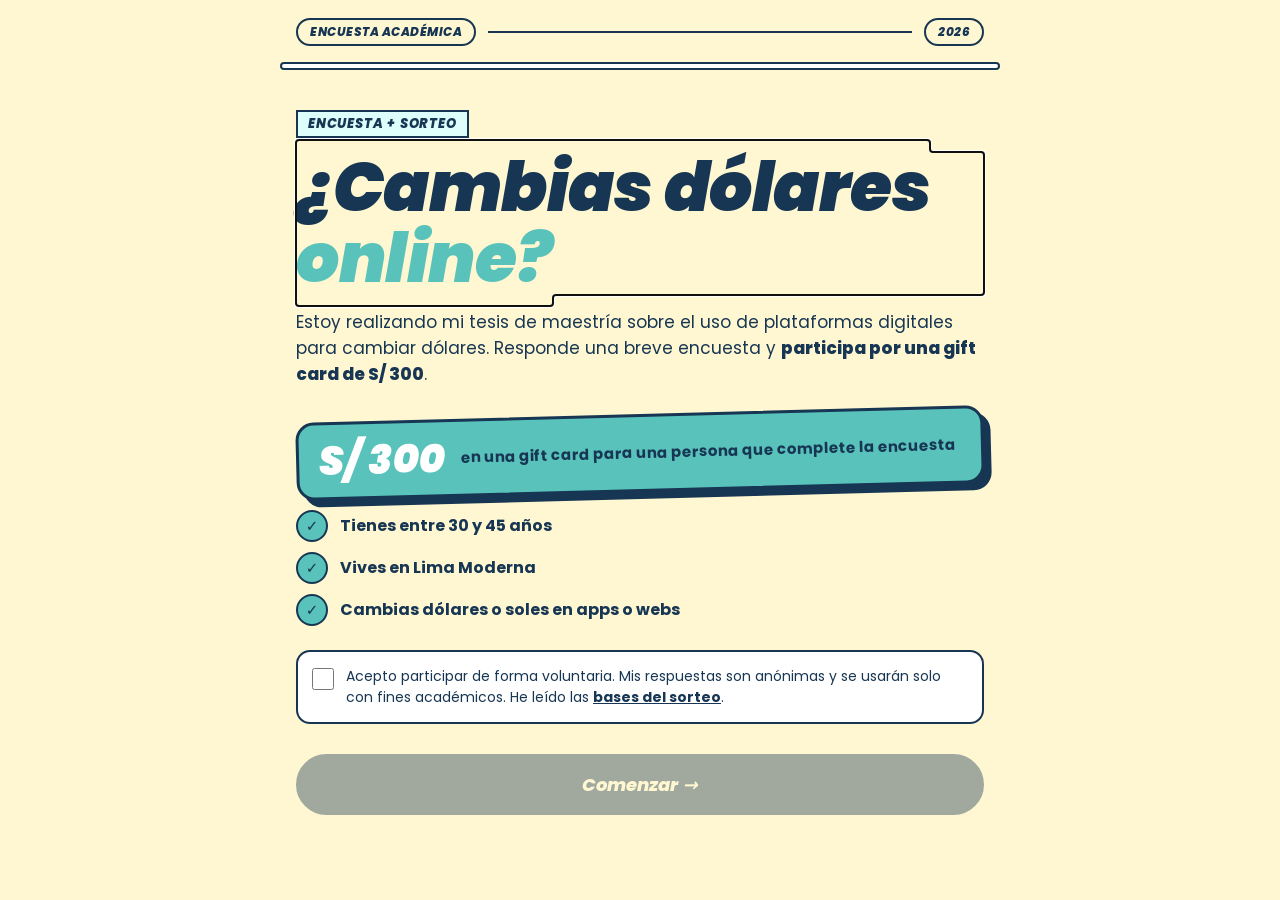
<file: index.html>
<!doctype html>
<html lang="es">
<head>
  <meta charset="utf-8">
  <meta name="viewport" content="width=device-width, initial-scale=1, viewport-fit=cover">
  <title>Encuesta: cambio de dólares online</title>
  <meta name="description" content="Encuesta académica sobre el uso de plataformas online para cambiar dólares. Participa por una gift card de S/ 300.">
  <meta property="og:title" content="¿Cambias dólares online? Responde y participa por una gift card de S/ 300">
  <meta property="og:description" content="Encuesta académica para una tesis de maestría sobre millennials de Lima Moderna.">
  <meta name="theme-color" content="#173653">
  <link rel="icon" href="favicon.svg" type="image/svg+xml">
  <link rel="preconnect" href="https://fonts.googleapis.com">
  <link rel="preconnect" href="https://fonts.gstatic.com" crossorigin>
  <link href="https://fonts.googleapis.com/css2?family=Poppins:ital,wght@0,500;0,600;0,700;0,800;1,800;1,900&display=swap" rel="stylesheet">
  <link rel="stylesheet" href="styles.css">
</head>
<body>
  <header class="topbar">
    <span class="pill">ENCUESTA ACADÉMICA</span>
    <span class="line"></span>
    <span class="pill">2026</span>
  </header>

  <div class="progress" aria-hidden="true"><div class="progress-bar" id="progress"></div></div>

  <main id="app" aria-live="polite"></main>

  <noscript><p class="noscript">Para responder la encuesta necesitas activar JavaScript en tu navegador.</p></noscript>

  <script src="config.js"></script>
  <script src="app.js"></script>
</body>
</html>
</file>
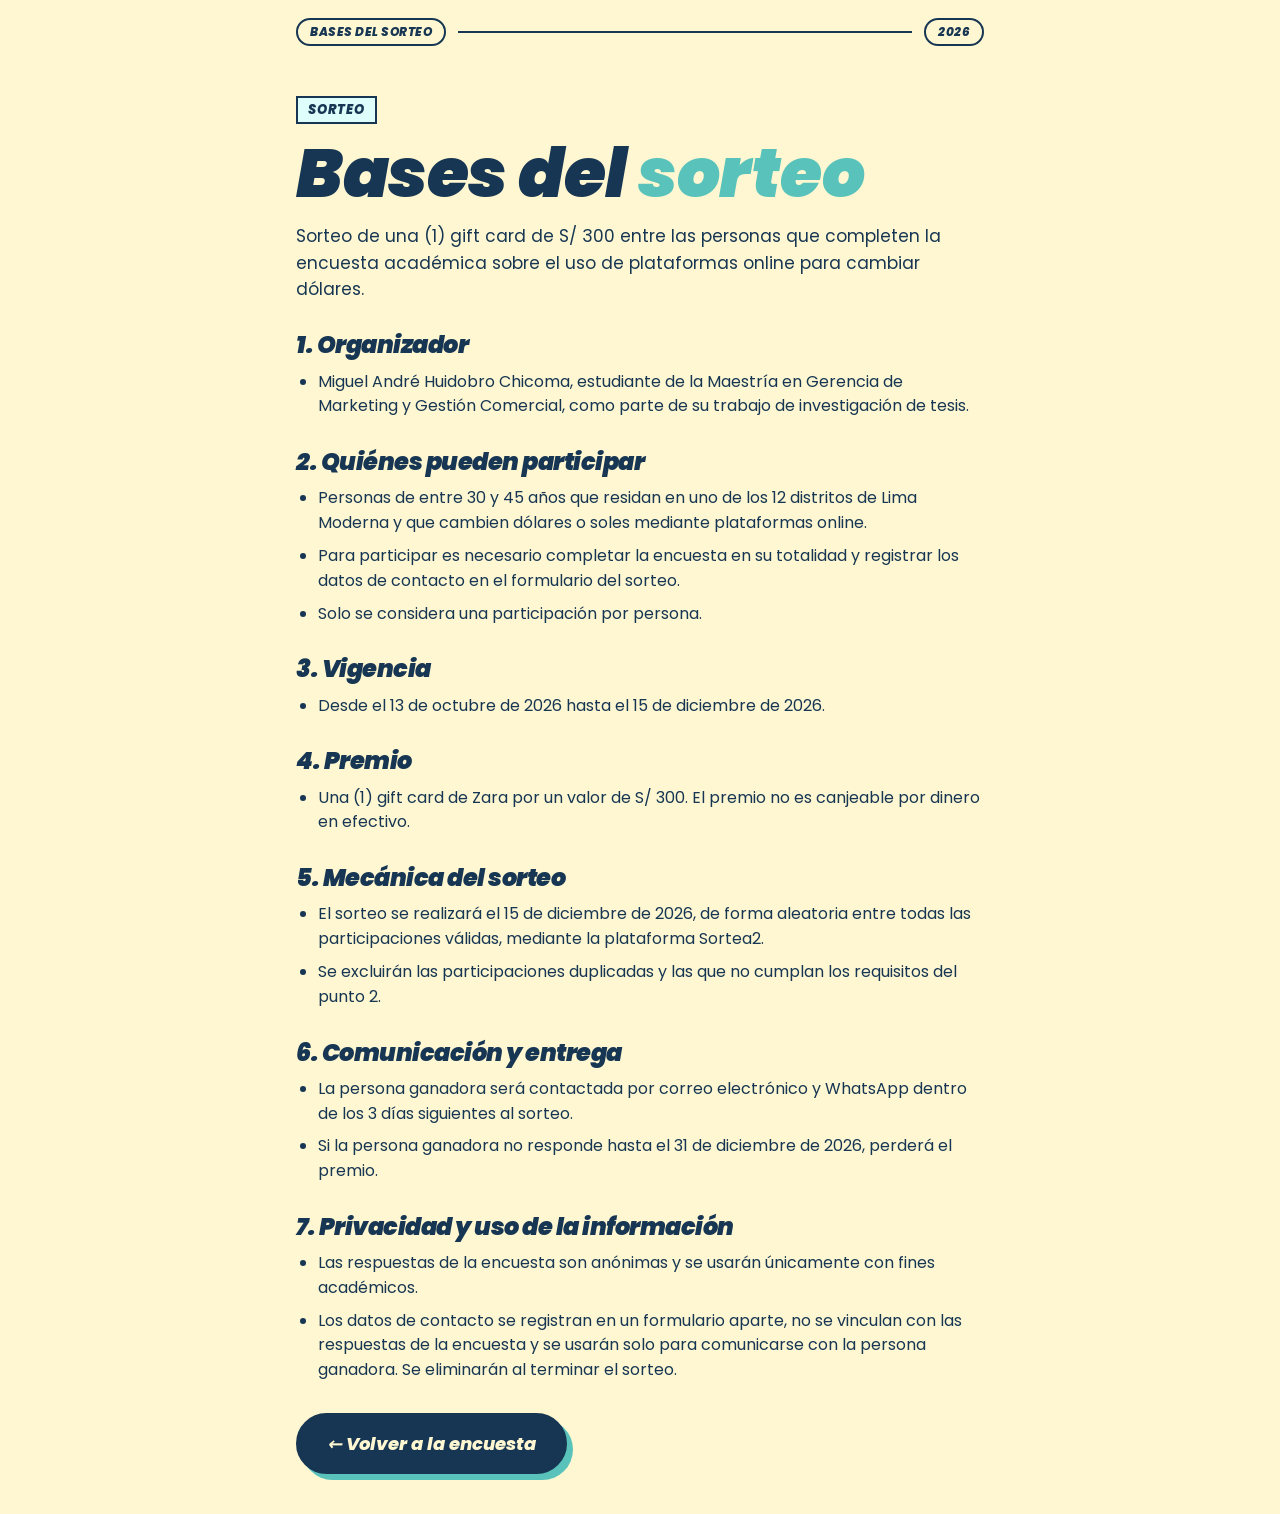
<file: bases.html>
<!doctype html>
<html lang="es">
<head>
  <meta charset="utf-8">
  <meta name="viewport" content="width=device-width, initial-scale=1">
  <title>Bases del sorteo</title>
  <meta name="theme-color" content="#173653">
  <link rel="icon" href="favicon.svg" type="image/svg+xml">
  <link rel="preconnect" href="https://fonts.googleapis.com">
  <link rel="preconnect" href="https://fonts.gstatic.com" crossorigin>
  <link href="https://fonts.googleapis.com/css2?family=Poppins:ital,wght@0,500;0,600;0,700;0,800;1,800;1,900&display=swap" rel="stylesheet">
  <link rel="stylesheet" href="styles.css">
</head>
<body>
  <header class="topbar">
    <span class="pill">BASES DEL SORTEO</span>
    <span class="line"></span>
    <span class="pill">2026</span>
  </header>

  <main class="doc">
    <span class="tag">SORTEO</span>
    <h1>Bases del <span class="accent">sorteo</span></h1>
    <p>Sorteo de una (1) gift card de S/ 300 entre las personas que completen la encuesta académica sobre el uso de plataformas online para cambiar dólares.</p>

    <h2>1. Organizador</h2>
    <ul>
      <li>Miguel André Huidobro Chicoma, estudiante de la Maestría en Gerencia de Marketing y Gestión Comercial, como parte de su trabajo de investigación de tesis.</li>
    </ul>

    <h2>2. Quiénes pueden participar</h2>
    <ul>
      <li>Personas de entre 30 y 45 años que residan en uno de los 12 distritos de Lima Moderna y que cambien dólares o soles mediante plataformas online.</li>
      <li>Para participar es necesario completar la encuesta en su totalidad y registrar los datos de contacto en el formulario del sorteo.</li>
      <li>Solo se considera una participación por persona.</li>
    </ul>

    <h2>3. Vigencia</h2>
    <ul>
      <li>Desde el 13 de octubre de 2026 hasta el 15 de diciembre de 2026.</li>
    </ul>

    <h2>4. Premio</h2>
    <ul>
      <li>Una (1) gift card de Zara por un valor de S/ 300. El premio no es canjeable por dinero en efectivo.</li>
    </ul>

    <h2>5. Mecánica del sorteo</h2>
    <ul>
      <li>El sorteo se realizará el 15 de diciembre de 2026, de forma aleatoria entre todas las participaciones válidas, mediante la plataforma Sortea2.</li>
      <li>Se excluirán las participaciones duplicadas y las que no cumplan los requisitos del punto 2.</li>
    </ul>

    <h2>6. Comunicación y entrega</h2>
    <ul>
      <li>La persona ganadora será contactada por correo electrónico y WhatsApp dentro de los 3 días siguientes al sorteo.</li>
      <li>Si la persona ganadora no responde hasta el 31 de diciembre de 2026, perderá el premio.</li>
    </ul>

    <h2>7. Privacidad y uso de la información</h2>
    <ul>
      <li>Las respuestas de la encuesta son anónimas y se usarán únicamente con fines académicos.</li>
      <li>Los datos de contacto se registran en un formulario aparte, no se vinculan con las respuestas de la encuesta y se usarán solo para comunicarse con la persona ganadora. Se eliminarán al terminar el sorteo.</li>
    </ul>

    <div class="actions">
      <a class="btn" href="/">← Volver a la encuesta</a>
    </div>
  </main>
</body>
</html>
</file>
<file: styles.css>
:root {
  --cream: #FEF7D1;
  --teal: #59C3BB;
  --teal-dark: #3FA79F;
  --mint: #DDFEFA;
  --navy: #173653;
  --radius: 18px;
}

* { box-sizing: border-box; margin: 0; padding: 0; }

html, body {
  min-height: 100%;
  background: var(--cream);
  color: var(--navy);
  font-family: 'Poppins', system-ui, -apple-system, sans-serif;
  -webkit-font-smoothing: antialiased;
}

body {
  display: flex;
  flex-direction: column;
  min-height: 100vh;
  min-height: 100dvh;
}

/* ---------- barra superior ---------- */
.topbar {
  display: flex;
  align-items: center;
  gap: 12px;
  padding: 18px 16px 10px;
  max-width: 720px;
  width: 100%;
  margin: 0 auto;
}
.pill {
  border: 2px solid var(--navy);
  border-radius: 999px;
  padding: 3px 12px;
  font-weight: 800;
  font-style: italic;
  font-size: 12px;
  letter-spacing: .5px;
  white-space: nowrap;
}
.line { flex: 1; height: 2px; background: var(--navy); }

.progress {
  max-width: 720px;
  width: calc(100% - 32px);
  margin: 6px auto 0;
  height: 8px;
  border: 2px solid var(--navy);
  border-radius: 999px;
  overflow: hidden;
  background: #fff;
}
.progress-bar {
  height: 100%;
  width: 0;
  background: var(--teal);
  transition: width .35s ease;
}

/* ---------- contenido ---------- */
main {
  flex: 1;
  width: 100%;
  max-width: 720px;
  margin: 0 auto;
  padding: 28px 16px 40px;
}

.screen { animation: enter .3s ease both; }
@keyframes enter {
  from { opacity: 0; transform: translateY(12px); }
  to { opacity: 1; transform: none; }
}

.tag {
  display: inline-block;
  background: var(--mint);
  border: 2px solid var(--navy);
  padding: 2px 10px;
  font-weight: 800;
  font-style: italic;
  font-size: 13px;
  letter-spacing: .8px;
}

h1, h2 {
  font-weight: 900;
  font-style: italic;
  letter-spacing: -.5px;
  line-height: 1.05;
}
h1 { font-size: clamp(40px, 11vw, 68px); margin-top: 14px; }
h2 { font-size: clamp(26px, 6.8vw, 38px); margin-top: 12px; }
.accent { color: var(--teal); }

p { font-size: 17px; line-height: 1.55; margin-top: 14px; }
p b { font-weight: 800; }
.muted { opacity: .75; font-size: 14px; }

.counter {
  font-weight: 800;
  font-style: italic;
  font-size: 14px;
  letter-spacing: .5px;
}

/* ---------- tarjeta de premio ---------- */
.prize {
  margin: 26px 0 8px;
  display: flex;
  align-items: center;
  gap: 16px;
  background: var(--teal);
  color: #fff;
  border: 3px solid var(--navy);
  border-radius: var(--radius);
  box-shadow: 7px 7px 0 var(--navy);
  padding: 16px 20px;
  transform: rotate(-1.5deg);
}
.prize strong {
  font-weight: 900;
  font-style: italic;
  font-size: 40px;
  line-height: 1;
  white-space: nowrap;
}
.prize span { font-weight: 700; font-size: 15px; line-height: 1.3; color: var(--navy); }

.requirements { list-style: none; margin-top: 18px; }
.requirements li {
  display: flex;
  align-items: center;
  gap: 12px;
  font-weight: 700;
  font-size: 16px;
  margin-top: 10px;
}
.requirements li::before {
  content: '✓';
  flex: none;
  width: 28px;
  height: 28px;
  border-radius: 50%;
  background: var(--teal);
  border: 2px solid var(--navy);
  display: grid;
  place-items: center;
  font-weight: 900;
  font-size: 15px;
}

/* ---------- consentimiento ---------- */
.consent {
  display: flex;
  gap: 12px;
  align-items: flex-start;
  margin-top: 24px;
  background: #fff;
  border: 2px solid var(--navy);
  border-radius: 14px;
  padding: 14px;
  font-size: 14px;
  line-height: 1.5;
  cursor: pointer;
}
.consent input {
  flex: none;
  width: 22px;
  height: 22px;
  margin-top: 2px;
  accent-color: var(--teal-dark);
}
a { color: var(--navy); font-weight: 700; }

/* ---------- opciones ---------- */
.options { display: grid; gap: 10px; margin-top: 22px; }
.options.cols-2 { grid-template-columns: 1fr 1fr; }
.options.cols-4 { grid-template-columns: repeat(4, 1fr); }

.opt {
  font: inherit;
  font-weight: 700;
  font-size: 16px;
  color: var(--navy);
  background: #fff;
  border: 2px solid var(--navy);
  border-radius: 14px;
  padding: 14px 12px;
  min-height: 52px;
  cursor: pointer;
  text-align: center;
  transition: transform .08s ease, background .15s ease;
}
.opt:hover { background: var(--mint); }
.opt:active { transform: scale(.97); }
.opt.selected { background: var(--teal); color: #fff; box-shadow: 4px 4px 0 var(--navy); }
.opt.wide { grid-column: 1 / -1; }
.opt:focus-visible, .btn:focus-visible { outline: 3px solid var(--teal-dark); outline-offset: 2px; }

.field-label { display: block; font-weight: 800; font-size: 15px; margin-top: 26px; }
.text-input {
  font: inherit;
  width: 100%;
  margin-top: 10px;
  padding: 12px 14px;
  border: 2px solid var(--navy);
  border-radius: 12px;
  font-size: 16px;
  background: #fff;
}

/* ---------- escala Likert 1-7 ---------- */
.statement {
  margin-top: 18px;
  font-weight: 800;
  font-size: clamp(21px, 5.6vw, 28px);
  line-height: 1.3;
  min-height: 3.9em;
}
.likert {
  display: grid;
  grid-template-columns: repeat(7, 1fr);
  gap: 6px;
  margin-top: 26px;
}
.likert .opt {
  padding: 0;
  min-height: 54px;
  font-size: 20px;
  font-weight: 900;
  font-style: italic;
  border-radius: 12px;
}
.anchors {
  display: flex;
  justify-content: space-between;
  margin-top: 10px;
  font-size: 12px;
  font-weight: 700;
  line-height: 1.25;
}
.anchors span { max-width: 40%; }
.anchors span:last-child { text-align: right; }

.scale-list { list-style: none; margin-top: 16px; }
.scale-list li {
  display: flex;
  gap: 12px;
  align-items: center;
  margin-top: 8px;
  font-size: 15px;
  font-weight: 600;
}
.scale-list b {
  flex: none;
  width: 34px;
  height: 34px;
  border-radius: 10px;
  background: var(--teal);
  color: #fff;
  border: 2px solid var(--navy);
  display: grid;
  place-items: center;
  font-weight: 900;
  font-style: italic;
}

/* ---------- botones ---------- */
.actions {
  display: flex;
  gap: 12px;
  align-items: center;
  justify-content: space-between;
  margin-top: 30px;
}
.btn {
  font: inherit;
  font-weight: 800;
  font-style: italic;
  font-size: 18px;
  border: 3px solid var(--navy);
  border-radius: 999px;
  padding: 14px 28px;
  cursor: pointer;
  background: var(--navy);
  color: var(--cream);
  box-shadow: 6px 6px 0 var(--teal);
  text-decoration: none;
  display: inline-flex;
  align-items: center;
  justify-content: center;
  gap: 10px;
}
.btn:disabled { opacity: .4; cursor: not-allowed; box-shadow: none; }
.btn.secondary { background: transparent; color: var(--navy); box-shadow: none; padding: 10px 6px; border-color: transparent; text-decoration: underline; font-style: normal; font-size: 15px; }
.btn.light { background: #fff; color: var(--navy); }
.btn.block { width: 100%; }

.stack { display: grid; gap: 14px; margin-top: 28px; }

.error {
  margin-top: 18px;
  background: #fff;
  border: 2px solid var(--navy);
  border-left: 8px solid #c0392b;
  border-radius: 12px;
  padding: 12px 14px;
  font-size: 14px;
  font-weight: 600;
}

.noscript { padding: 24px 16px; text-align: center; font-weight: 700; }

/* ---------- página de bases ---------- */
.doc h2 { margin-top: 30px; font-size: 24px; }
.doc ol, .doc ul { margin: 12px 0 0 22px; }
.doc li { font-size: 16px; line-height: 1.55; margin-top: 8px; }
.todo { background: var(--mint); padding: 0 4px; font-weight: 800; }

@media (min-width: 560px) {
  main { padding-top: 40px; }
  .options.cols-2-md { grid-template-columns: 1fr 1fr; }
}
@media (max-width: 360px) {
  .likert { gap: 4px; }
  .likert .opt { min-height: 46px; font-size: 17px; }
  .options.cols-4 { grid-template-columns: repeat(3, 1fr); }
}
@media (prefers-reduced-motion: reduce) {
  .screen { animation: none; }
  .progress-bar { transition: none; }
}
</file>
